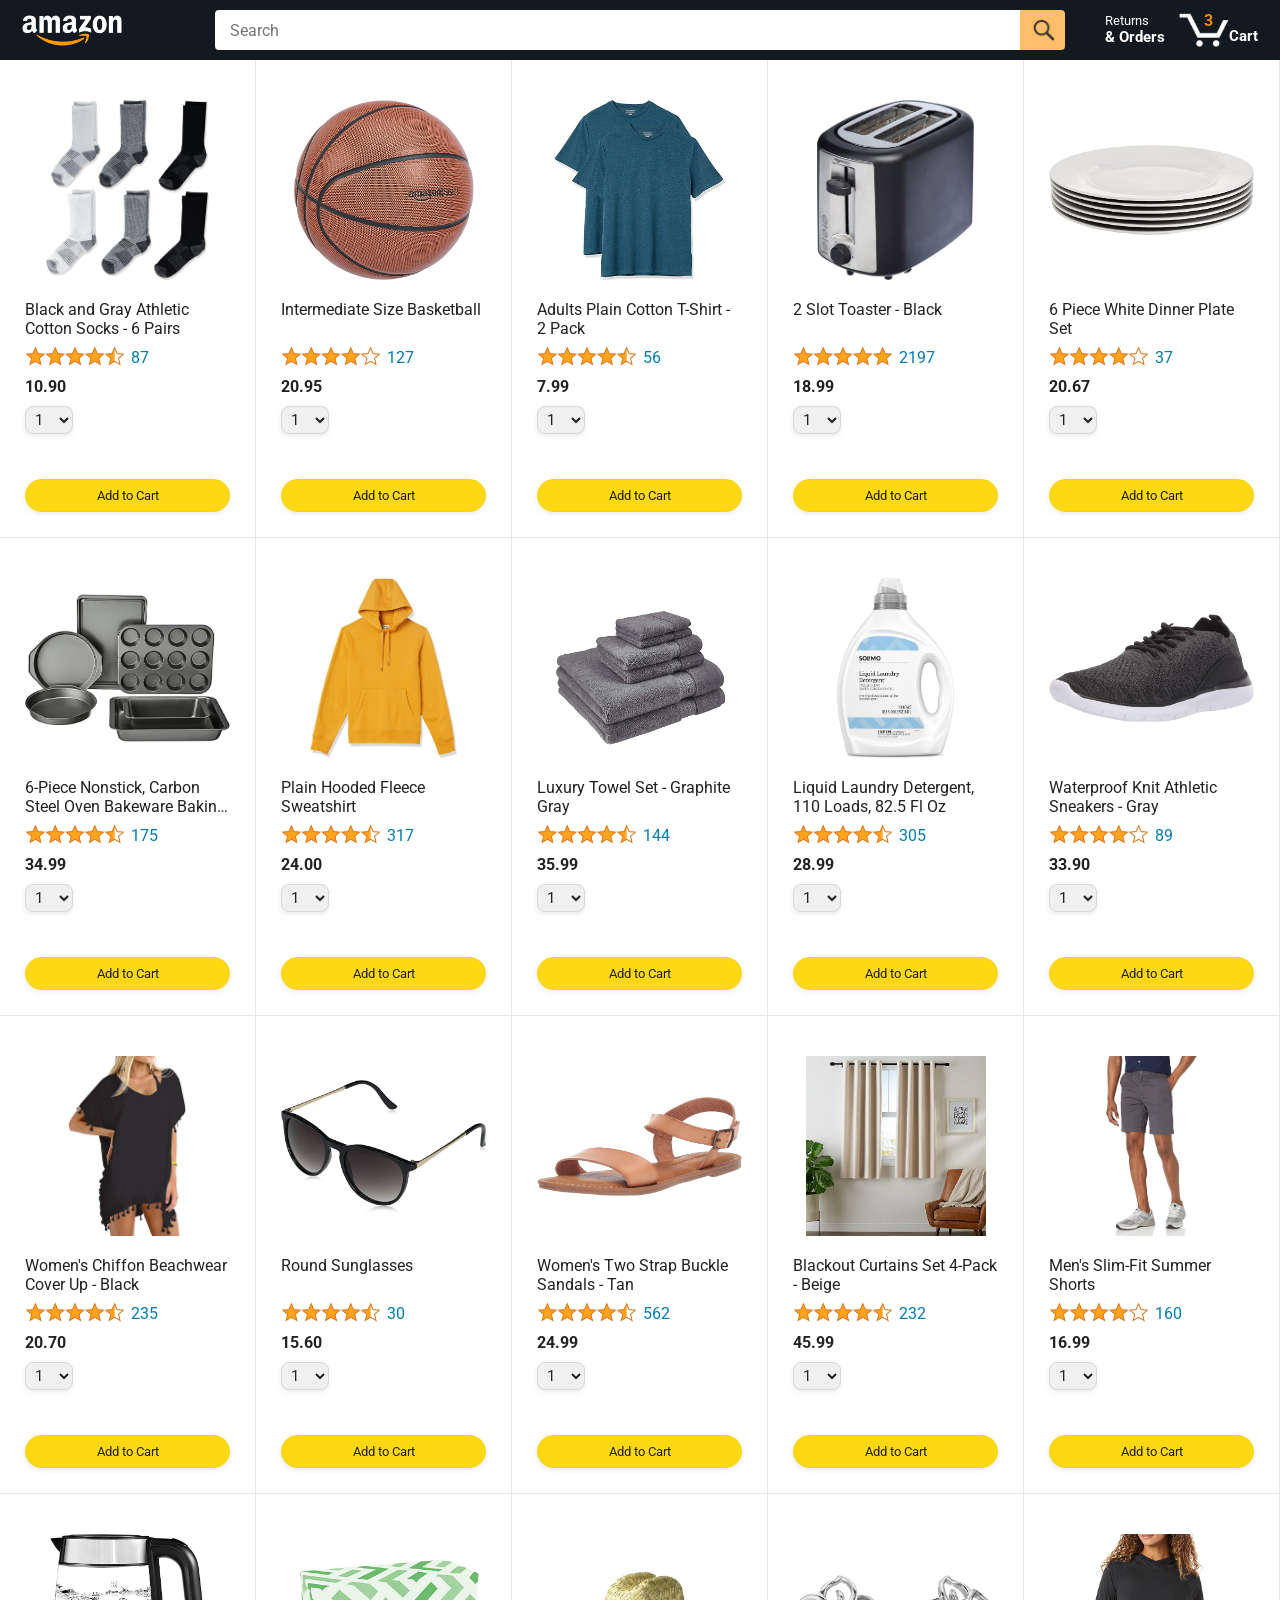
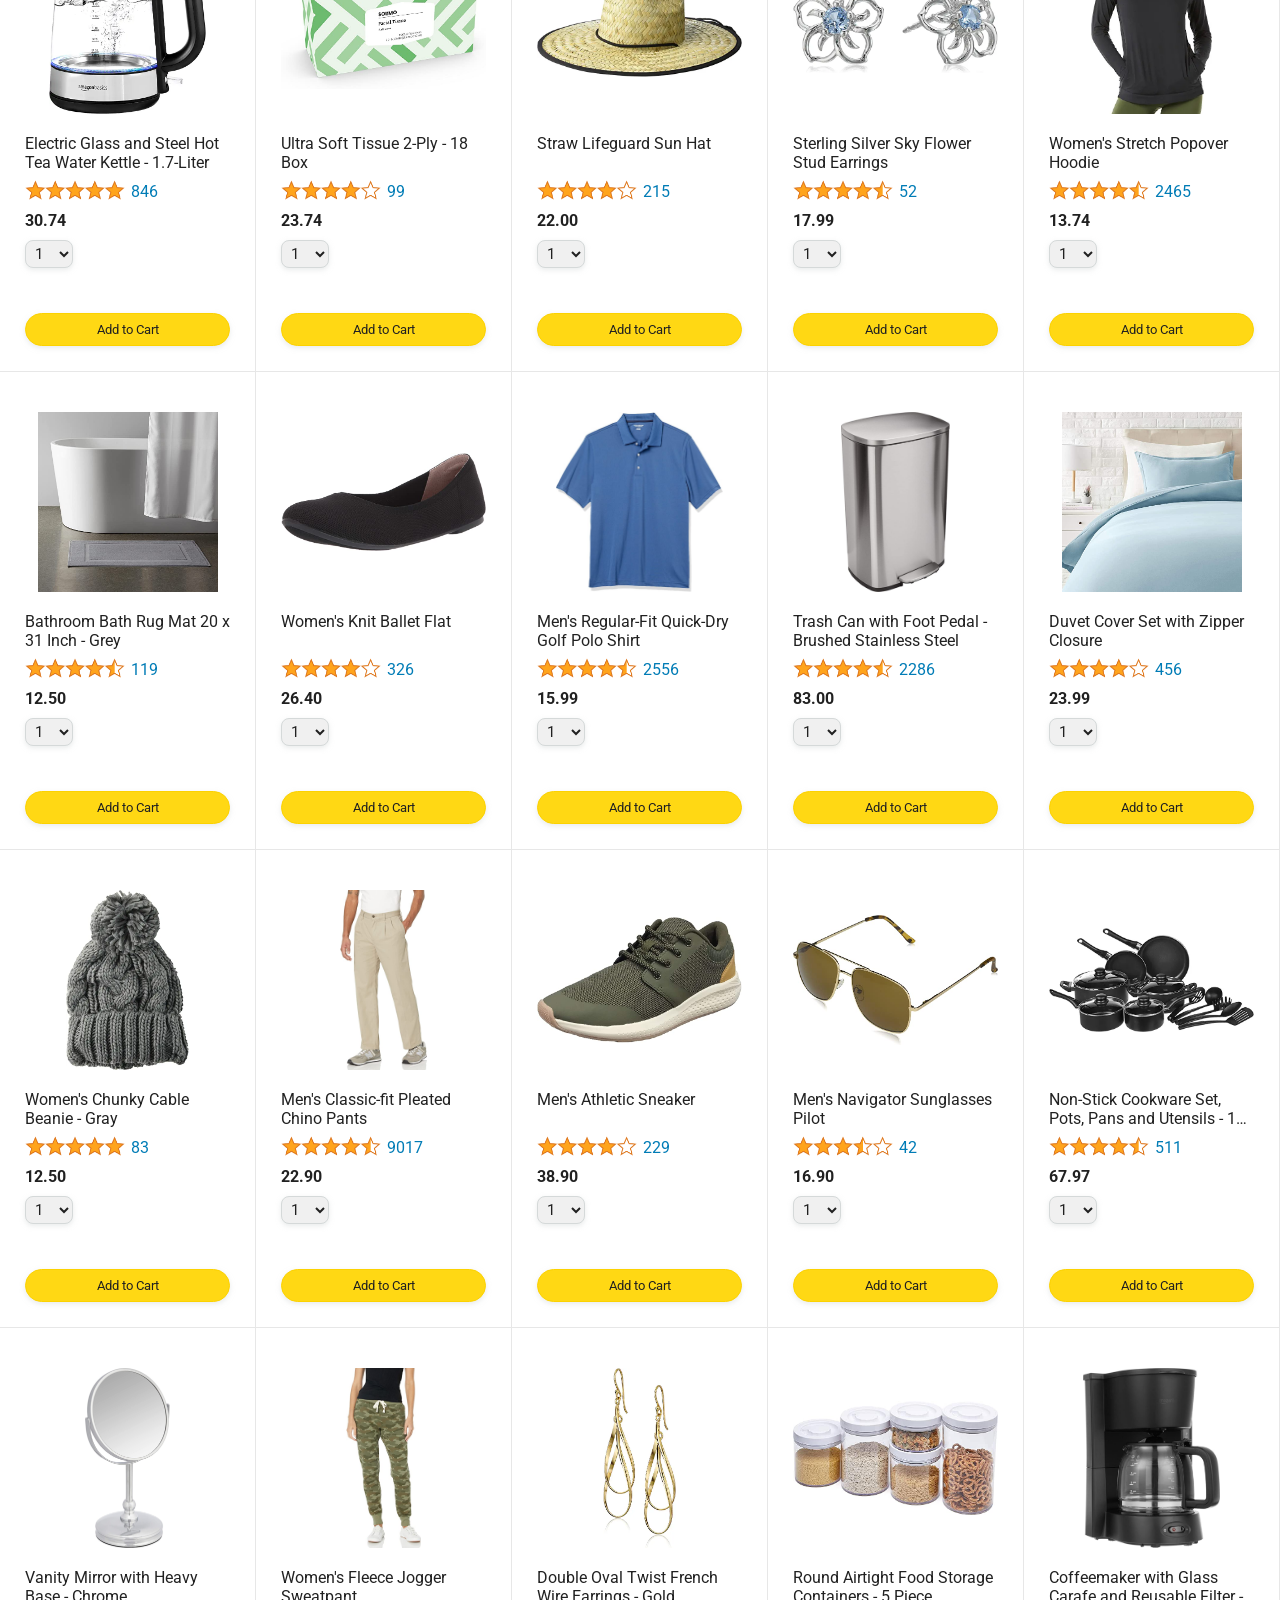
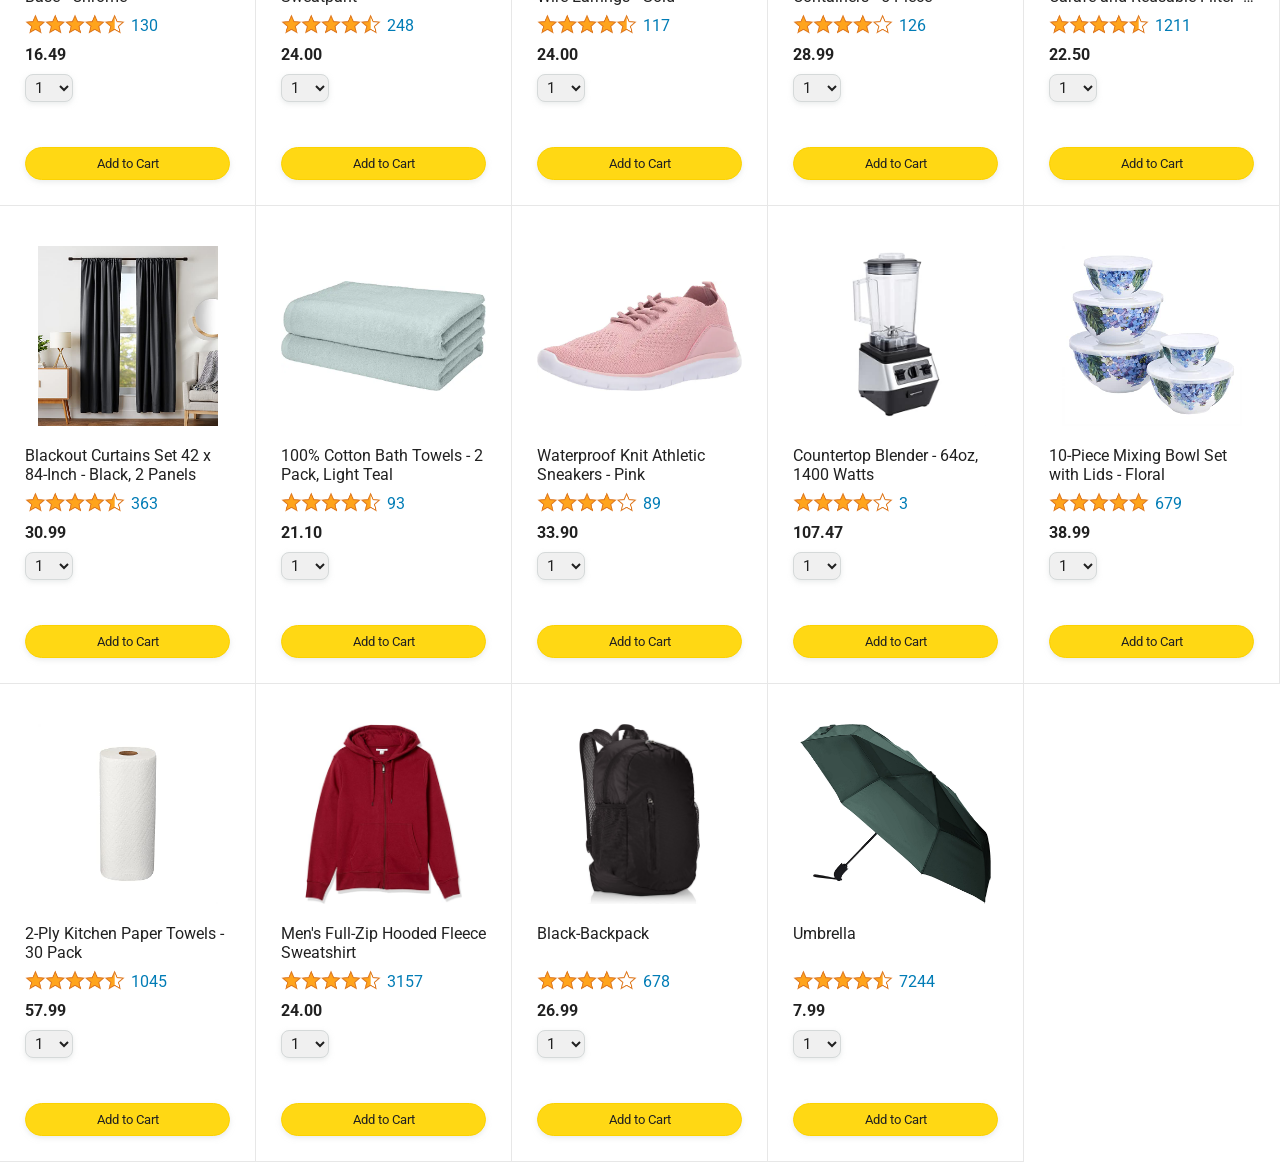
<file: index.html>
<!DOCTYPE html>
<html>
  <head>
    <title>Amazon Project</title>

    <!-- This code is needed for responsive design to work.
      (Responsive design = make the website look good on
      smaller screen sizes like a phone or a tablet). -->
    <meta name="viewport" content="width=device-width, initial-scale=1">

    <!-- Load a font called Roboto from Google Fonts. -->
    <link rel="preconnect" href="https://fonts.googleapis.com">
    <link rel="preconnect" href="https://fonts.gstatic.com" crossorigin>
    <link href="https://fonts.googleapis.com/css2?family=Roboto:wght@400;500;700&display=swap" rel="stylesheet">

    <!-- Here are the CSS files for this page. -->
    <link rel="stylesheet" href="styles/shared/general.css">
    <link rel="stylesheet" href="styles/shared/amazon-header.css">
    <link rel="stylesheet" href="styles/pages/amazon.css">
  </head>
  <body>
    <div class="amazon-header">
      <div class="amazon-header-left-section">
        <a href="index.html" class="header-link">
          <img class="amazon-logo"
            src="images/amazon-logo-white.png">
          <img class="amazon-mobile-logo"
            src="images/amazon-mobile-logo-white.png">
        </a>
      </div>

      <div class="amazon-header-middle-section">
        <input class="search-bar" type="text" placeholder="Search">

        <button class="search-button">
          <img class="search-icon" src="images/icons/search-icon.png">
        </button>
      </div>

      <div class="amazon-header-right-section">
        <a class="orders-link header-link" href="orders.html">
          <span class="returns-text">Returns</span>
          <span class="orders-text">& Orders</span>
        </a>

        <a class="cart-link header-link" href="checkout.html">
          <img class="cart-icon" src="images/icons/cart-icon.png">
          <div class="cart-quantity js-cart-quantity"></div>
          <div class="cart-text">Cart</div>
        </a>
      </div>
    </div>
    
    <div class="main">
      <div class="products-grid js-products-grid">
      </div>
    </div>
    
   
    <script type="module" src="scripts/amazon.js"></script>
  </body>
</html>
</file>
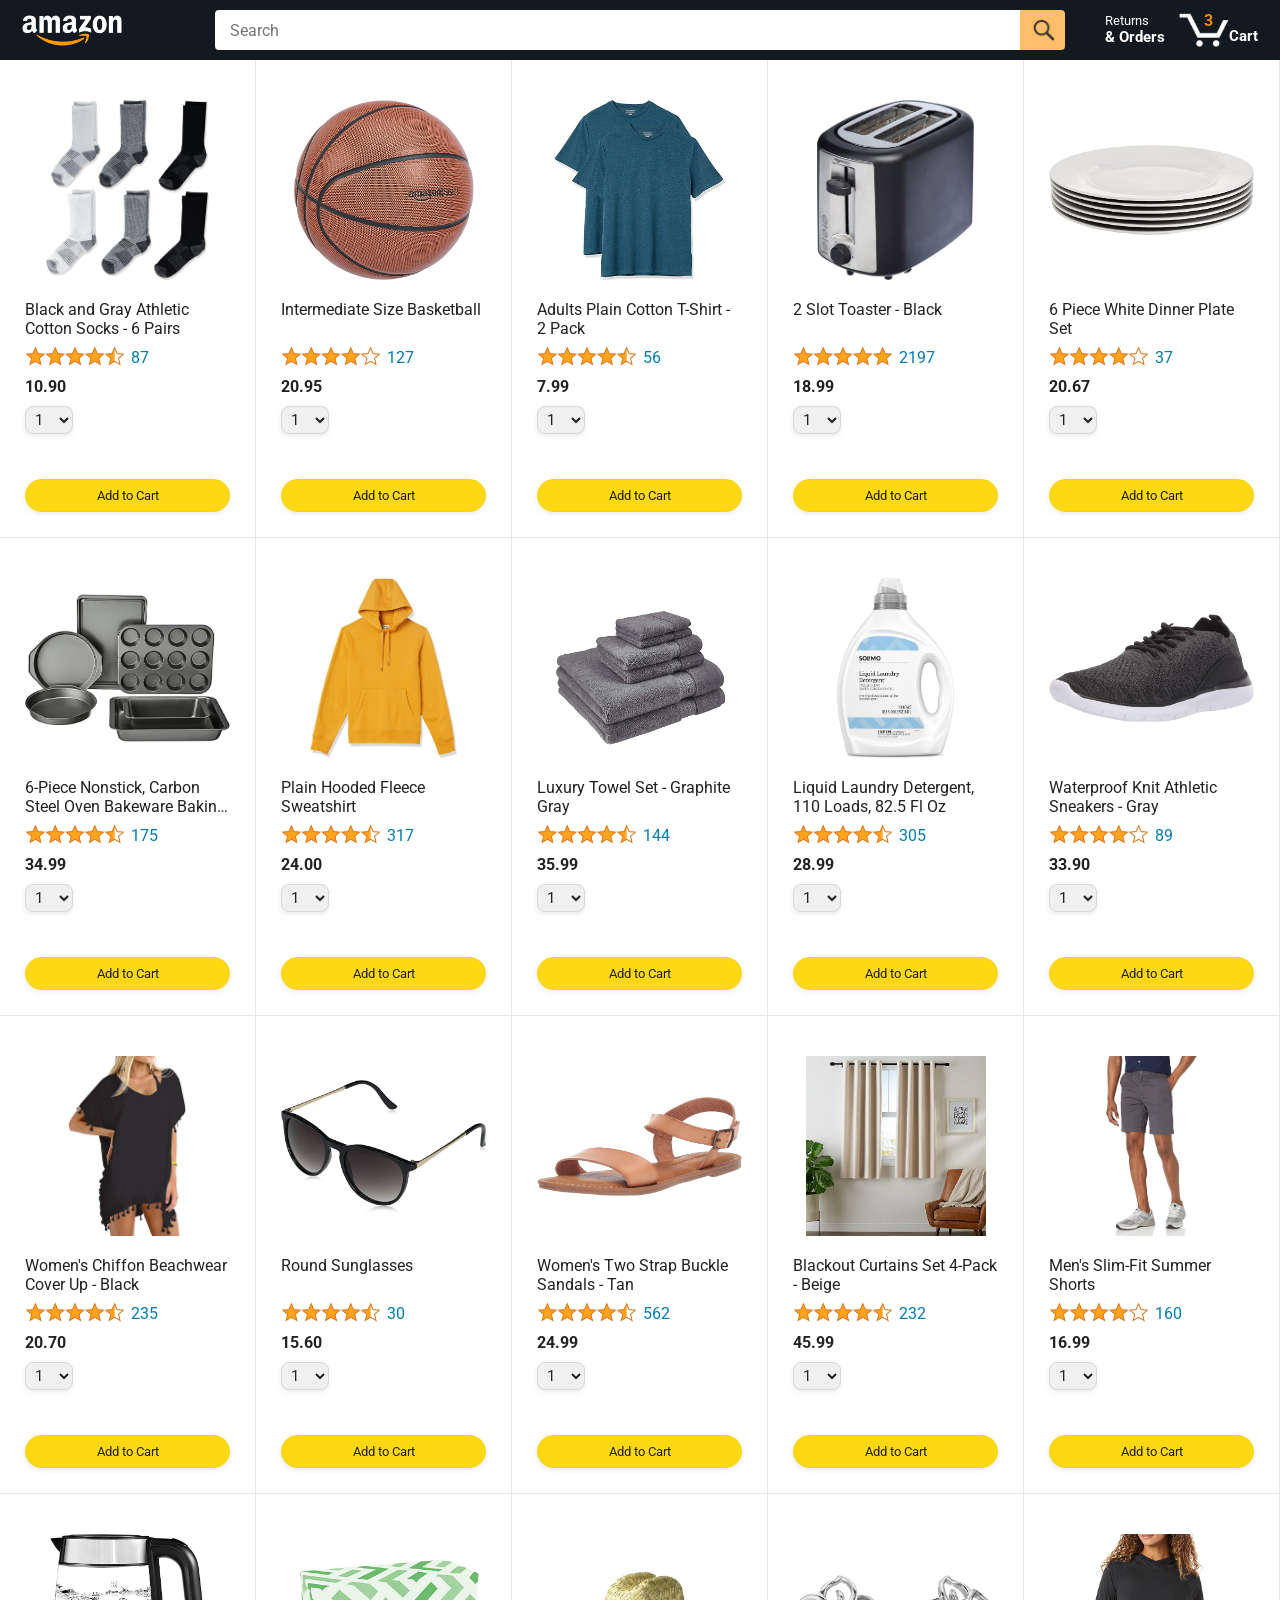
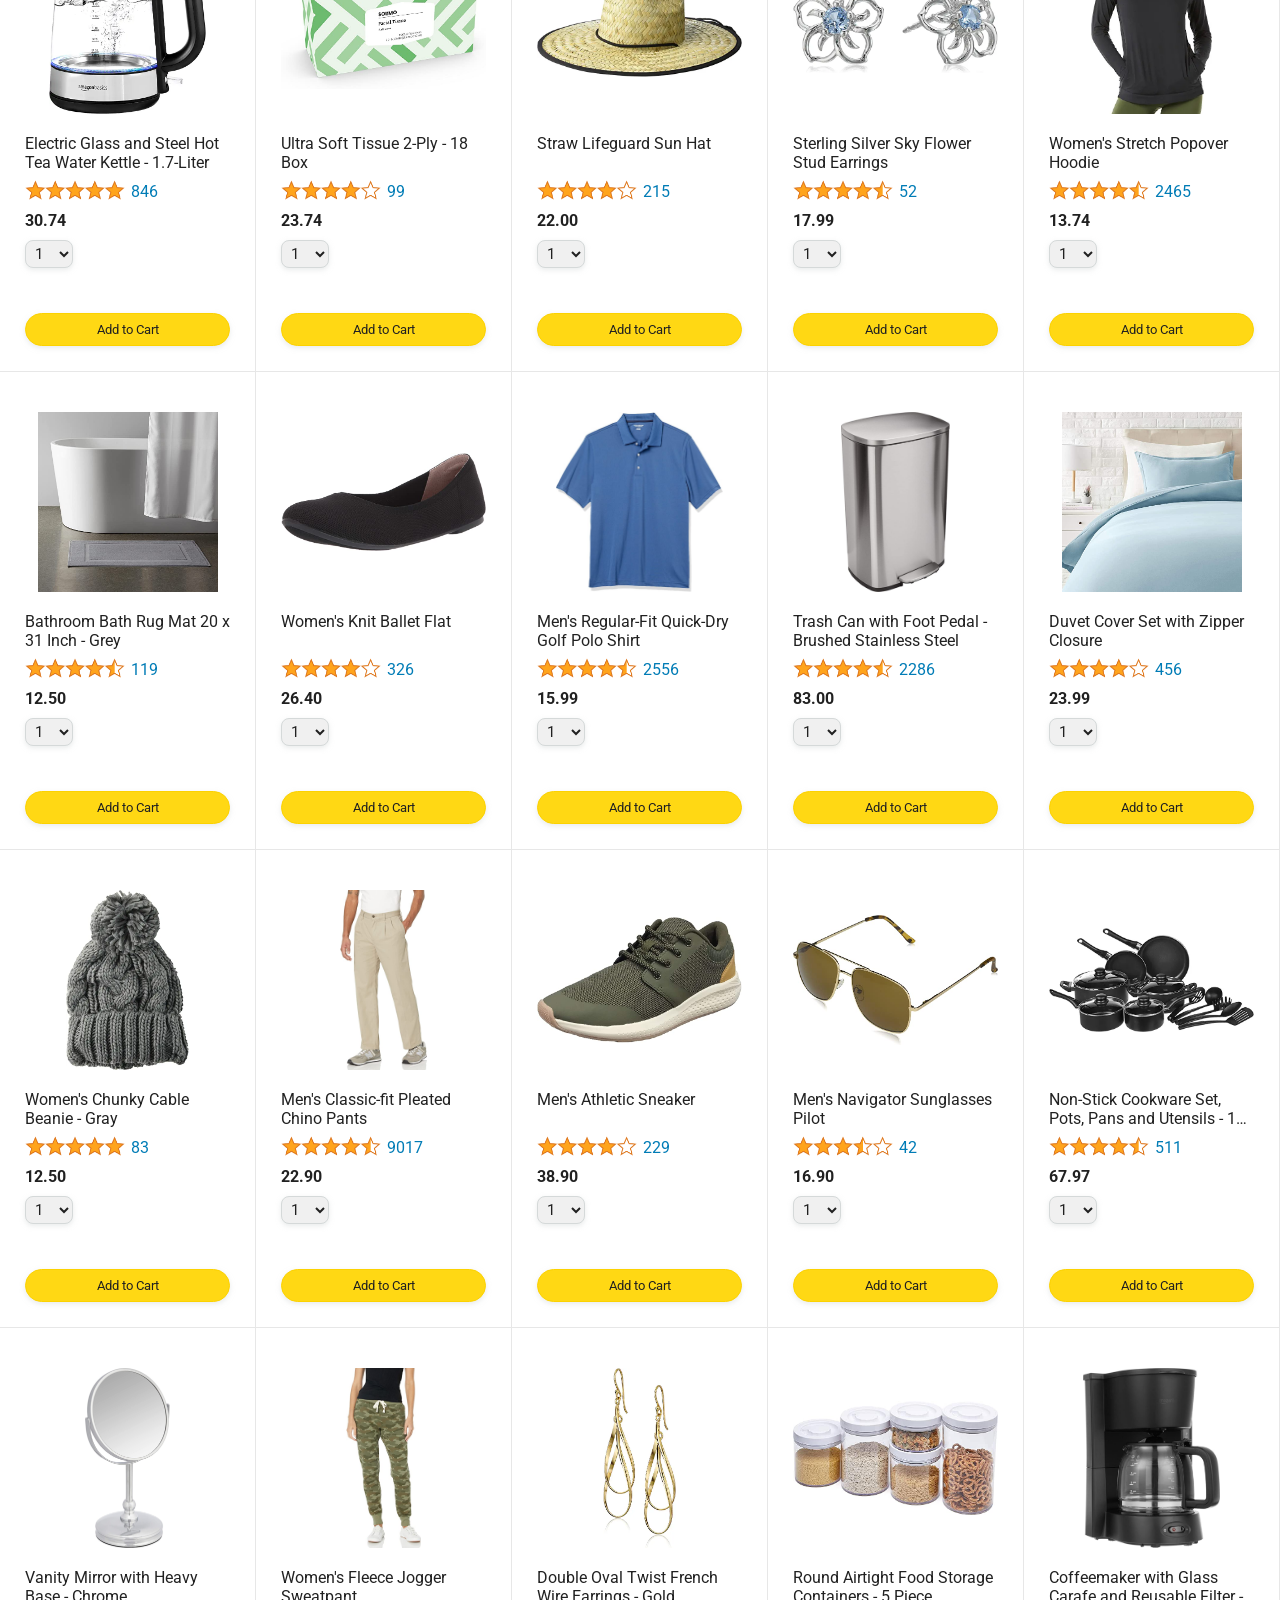
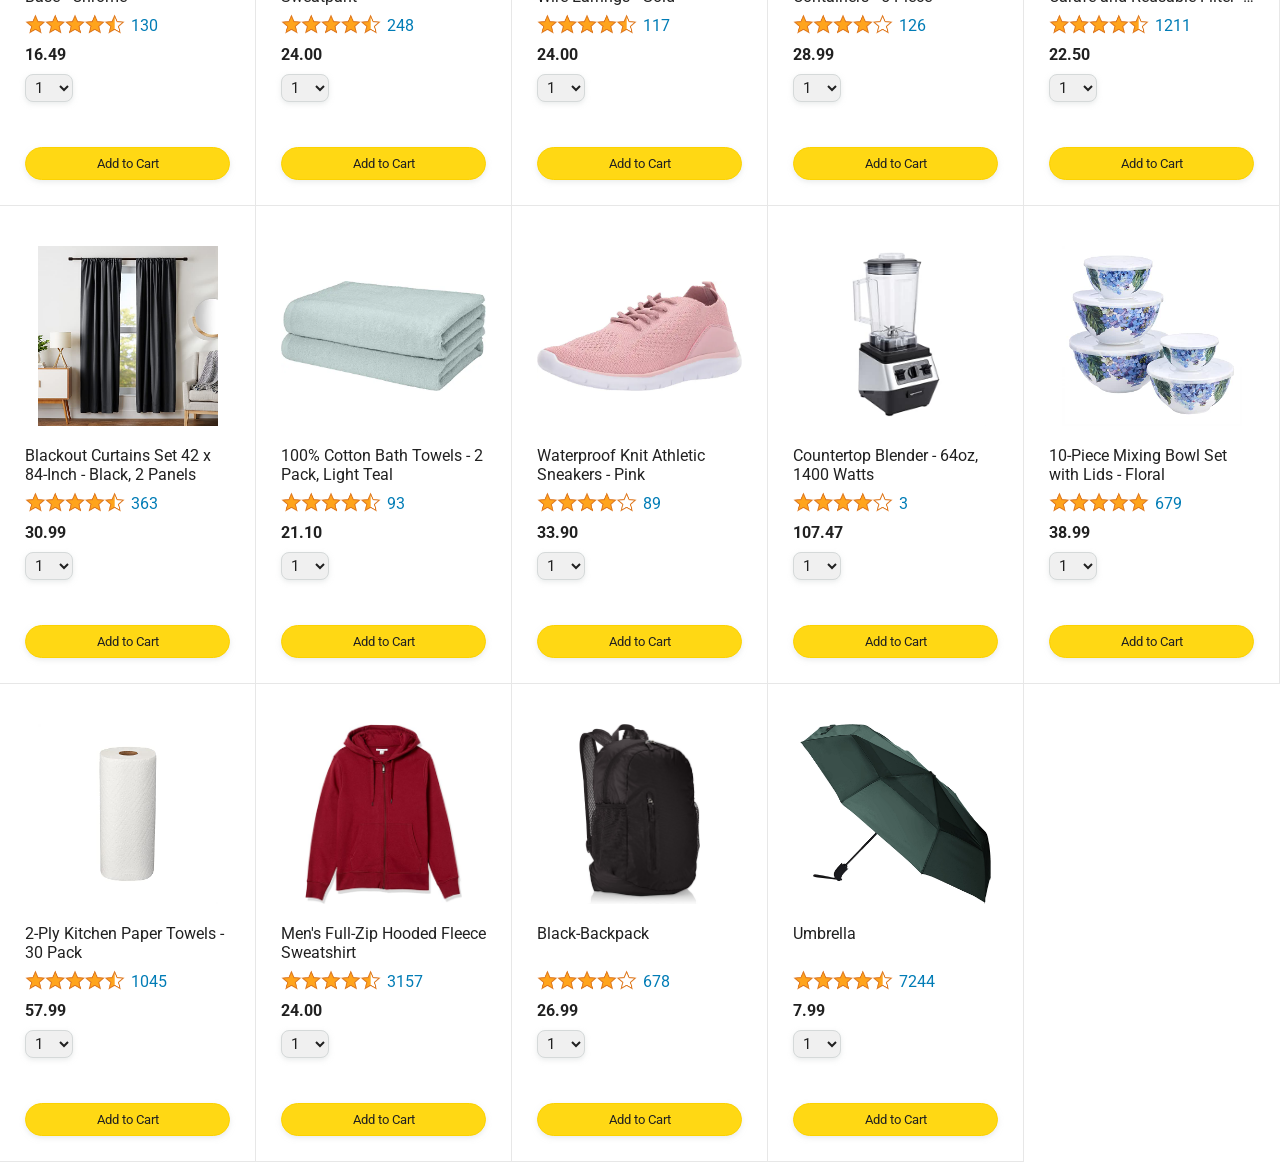
<file: amazon.html>
<!DOCTYPE html>
<html>
  <head>
    <title>Amazon Project</title>

    <!-- This code is needed for responsive design to work.
      (Responsive design = make the website look good on
      smaller screen sizes like a phone or a tablet). -->
    <meta name="viewport" content="width=device-width, initial-scale=1">

    <!-- Load a font called Roboto from Google Fonts. -->
    <link rel="preconnect" href="https://fonts.googleapis.com">
    <link rel="preconnect" href="https://fonts.gstatic.com" crossorigin>
    <link href="https://fonts.googleapis.com/css2?family=Roboto:wght@400;500;700&display=swap" rel="stylesheet">

    <!-- Here are the CSS files for this page. -->
    <link rel="stylesheet" href="styles/shared/general.css">
    <link rel="stylesheet" href="styles/shared/amazon-header.css">
    <link rel="stylesheet" href="styles/pages/amazon.css">
  </head>
  <body>
    <div class="amazon-header">
      <div class="amazon-header-left-section">
        <a href="amazon.html" class="header-link">
          <img class="amazon-logo"
            src="images/amazon-logo-white.png">
          <img class="amazon-mobile-logo"
            src="images/amazon-mobile-logo-white.png">
        </a>
      </div>

      <div class="amazon-header-middle-section">
        <input class="search-bar" type="text" placeholder="Search">

        <button class="search-button">
          <img class="search-icon" src="images/icons/search-icon.png">
        </button>
      </div>

      <div class="amazon-header-right-section">
        <a class="orders-link header-link" href="orders.html">
          <span class="returns-text">Returns</span>
          <span class="orders-text">& Orders</span>
        </a>

        <a class="cart-link header-link" href="checkout.html">
          <img class="cart-icon" src="images/icons/cart-icon.png">
          <div class="cart-quantity js-cart-quantity"></div>
          <div class="cart-text">Cart</div>
        </a>
      </div>
    </div>
    
    <div class="main">
      <div class="products-grid js-products-grid">
      </div>
    </div>
    
   
    <script type="module" src="scripts/amazon.js"></script>
  </body>
</html>
</file>
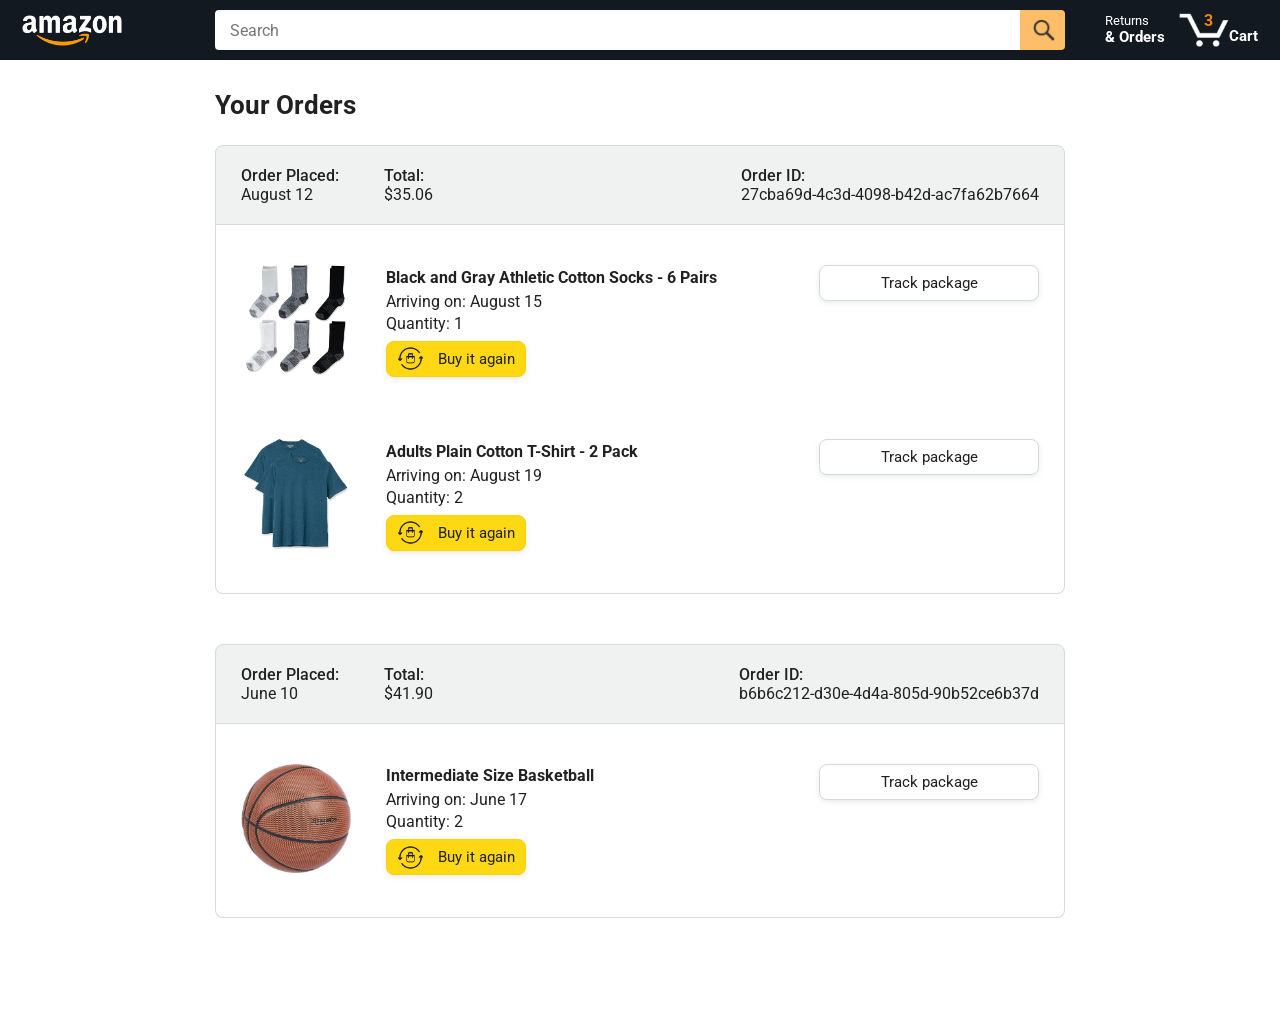
<file: orders.html>
<!DOCTYPE html>
<html>
  <head>
    <title>Orders</title>

    <!-- This code is needed for responsive design to work.
      (Responsive design = make the website look good on
      smaller screen sizes like a phone or a tablet). -->
    <meta name="viewport" content="width=device-width, initial-scale=1">

    <!-- Load a font called Roboto from Google Fonts. -->
    <link rel="preconnect" href="https://fonts.googleapis.com">
    <link rel="preconnect" href="https://fonts.gstatic.com" crossorigin>
    <link href="https://fonts.googleapis.com/css2?family=Roboto:wght@400;500;700&display=swap" rel="stylesheet">

    <!-- Here are the CSS files for this page. -->
    <link rel="stylesheet" href="styles/shared/general.css">
    <link rel="stylesheet" href="styles/shared/amazon-header.css">
    <link rel="stylesheet" href="styles/pages/orders.css">
  </head>
  <body>
    <div class="amazon-header">
      <div class="amazon-header-left-section">
        <a href="index.html" class="header-link">
          <img class="amazon-logo"
            src="images/amazon-logo-white.png">
          <img class="amazon-mobile-logo"
            src="images/amazon-mobile-logo-white.png">
        </a>
      </div>

      <div class="amazon-header-middle-section">
        <input class="search-bar" type="text" placeholder="Search">

        <button class="search-button">
          <img class="search-icon" src="images/icons/search-icon.png">
        </button>
      </div>

      <div class="amazon-header-right-section">
        <a class="orders-link header-link" href="orders.html">
          <span class="returns-text">Returns</span>
          <span class="orders-text">& Orders</span>
        </a>

        <a class="cart-link header-link" href="checkout.html">
          <img class="cart-icon" src="images/icons/cart-icon.png">
          <div class="cart-quantity">3</div>
          <div class="cart-text">Cart</div>
        </a>
      </div>
    </div>

    <div class="main">
      <div class="page-title">Your Orders</div>

      <div class="orders-grid">
        <div class="order-container">
          
          <div class="order-header">
            <div class="order-header-left-section">
              <div class="order-date">
                <div class="order-header-label">Order Placed:</div>
                <div>August 12</div>
              </div>
              <div class="order-total">
                <div class="order-header-label">Total:</div>
                <div>$35.06</div>
              </div>
            </div>

            <div class="order-header-right-section">
              <div class="order-header-label">Order ID:</div>
              <div>27cba69d-4c3d-4098-b42d-ac7fa62b7664</div>
            </div>
          </div>

          <div class="order-details-grid">
            <div class="product-image-container">
              <img src="images/products/athletic-cotton-socks-6-pairs.jpg">
            </div>

            <div class="product-details">
              <div class="product-name">
                Black and Gray Athletic Cotton Socks - 6 Pairs
              </div>
              <div class="product-delivery-date">
                Arriving on: August 15
              </div>
              <div class="product-quantity">
                Quantity: 1
              </div>
              <button class="buy-again-button button-primary">
                <img class="buy-again-icon" src="images/icons/buy-again.png">
                <span class="buy-again-message">Buy it again</span>
              </button>
            </div>

            <div class="product-actions">
              <a href="tracking.html">
                <button class="track-package-button button-secondary">
                  Track package
                </button>
              </a>
            </div>

            <div class="product-image-container">
              <img src="images/products/adults-plain-cotton-tshirt-2-pack-teal.jpg">
            </div>

            <div class="product-details">
              <div class="product-name">
                Adults Plain Cotton T-Shirt - 2 Pack
              </div>
              <div class="product-delivery-date">
                Arriving on: August 19
              </div>
              <div class="product-quantity">
                Quantity: 2
              </div>
              <button class="buy-again-button button-primary">
                <img class="buy-again-icon" src="images/icons/buy-again.png">
                <span class="buy-again-message">Buy it again</span>
              </button>
            </div>

            <div class="product-actions">
              <a href="tracking.html">
                <button class="track-package-button button-secondary">
                  Track package
                </button>
              </a>
            </div>
          </div>
        </div>

        <div class="order-container">

          <div class="order-header">
            <div class="order-header-left-section">
              <div class="order-date">
                <div class="order-header-label">Order Placed:</div>
                <div>June 10</div>
              </div>
              <div class="order-total">
                <div class="order-header-label">Total:</div>
                <div>$41.90</div>
              </div>
            </div>

            <div class="order-header-right-section">
              <div class="order-header-label">Order ID:</div>
              <div>b6b6c212-d30e-4d4a-805d-90b52ce6b37d</div>
            </div>
          </div>

          <div class="order-details-grid">
            <div class="product-image-container">
              <img src="images/products/intermediate-composite-basketball.jpg">
            </div>

            <div class="product-details">
              <div class="product-name">
                Intermediate Size Basketball
              </div>
              <div class="product-delivery-date">
                Arriving on: June 17
              </div>
              <div class="product-quantity">
                Quantity: 2
              </div>
              <button class="buy-again-button button-primary">
                <img class="buy-again-icon" src="images/icons/buy-again.png">
                <span class="buy-again-message">Buy it again</span>
              </button>
            </div>

            <div class="product-actions">
              <a href="tracking.html">
                <button class="track-package-button button-secondary">
                  Track package
                </button>
              </a>
            </div>
          </div>
        </div>
      </div>
    </div>
  </body>
</html>
</file>
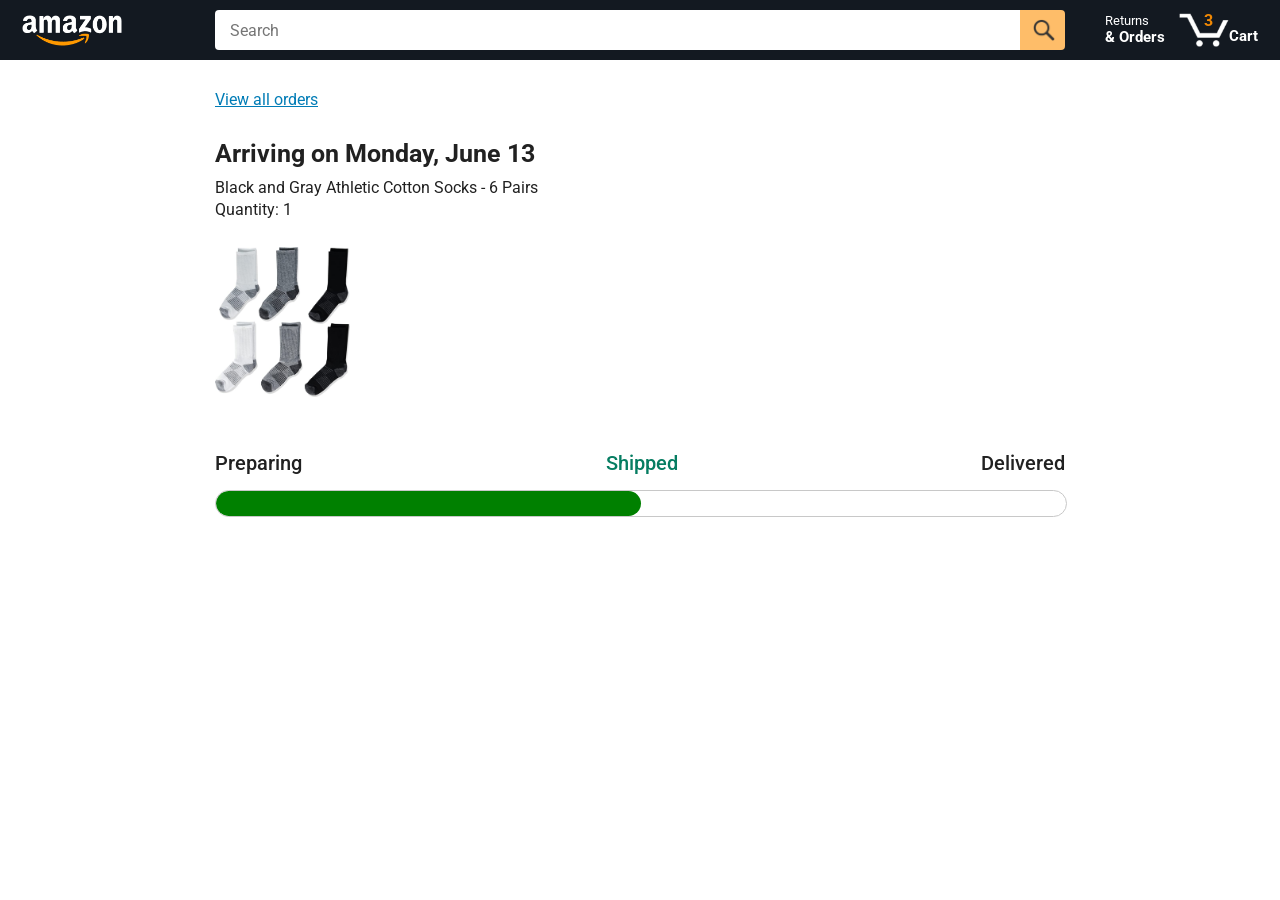
<file: tracking.html>
<!DOCTYPE html>
<html>
  <head>
    <title>Tracking</title>

    <!-- This code is needed for responsive design to work.
      (Responsive design = make the website look good on
      smaller screen sizes like a phone or a tablet). -->
    <meta name="viewport" content="width=device-width, initial-scale=1">

    <!-- Load a font called Roboto from Google Fonts. -->
    <link rel="preconnect" href="https://fonts.googleapis.com">
    <link rel="preconnect" href="https://fonts.gstatic.com" crossorigin>
    <link href="https://fonts.googleapis.com/css2?family=Roboto:wght@400;500;700&display=swap" rel="stylesheet">

    <!-- Here are the CSS files for this page. -->
    <link rel="stylesheet" href="styles/shared/general.css">
    <link rel="stylesheet" href="styles/shared/amazon-header.css">
    <link rel="stylesheet" href="styles/pages/tracking.css">
  </head>
  <body>
    <div class="amazon-header">
      <div class="amazon-header-left-section">
        <a href="index.html" class="header-link">
          <img class="amazon-logo"
            src="images/amazon-logo-white.png">
          <img class="amazon-mobile-logo"
            src="images/amazon-mobile-logo-white.png">
        </a>
      </div>

      <div class="amazon-header-middle-section">
        <input class="search-bar" type="text" placeholder="Search">

        <button class="search-button">
          <img class="search-icon" src="images/icons/search-icon.png">
        </button>
      </div>

      <div class="amazon-header-right-section">
        <a class="orders-link header-link" href="orders.html">
          <span class="returns-text">Returns</span>
          <span class="orders-text">& Orders</span>
        </a>

        <a class="cart-link header-link" href="checkout.html">
          <img class="cart-icon" src="images/icons/cart-icon.png">
          <div class="cart-quantity">3</div>
          <div class="cart-text">Cart</div>
        </a>
      </div>
    </div>

    <div class="main">
      <div class="order-tracking">
        <a class="back-to-orders-link link-primary" href="orders.html">
          View all orders
        </a>

        <div class="delivery-date">
          Arriving on Monday, June 13
        </div>

        <div class="product-info">
          Black and Gray Athletic Cotton Socks - 6 Pairs
        </div>

        <div class="product-info">
          Quantity: 1
        </div>

        <img class="product-image" src="images/products/athletic-cotton-socks-6-pairs.jpg">

        <div class="progress-labels-container">
          <div class="progress-label">
            Preparing
          </div>
          <div class="progress-label current-status">
            Shipped
          </div>
          <div class="progress-label">
            Delivered
          </div>
        </div>

        <div class="progress-bar-container">
          <div class="progress-bar"></div>
        </div>
      </div>
    </div>
  </body>
</html>
</file>
<file: styles/shared/general.css>
body {
  font-family: Roboto, Arial;
  color: rgb(33, 33, 33);
  /* The <body> element has a default margin of 8px
     on all sides. This removes the default margins. */
  margin: 0;
}

/* <p> elements have a default margin on the top
   and bottom. This removes the default margins. */
p {
  margin: 0;
}

button {
  cursor: pointer;
}

select {
  cursor: pointer;
}

input, select, button {
  font-family: Roboto, Arial;
}

.button-primary {
  color: rgb(33, 33, 33);
  background-color: rgb(255, 216, 20);
  border: 1px solid rgb(252, 210, 0);
  border-radius: 8px;
  cursor: pointer;
  box-shadow: 0 2px 5px rgba(213, 217, 217, 0.5);
}

.button-primary:hover {
  background-color: rgb(247, 202, 0);
  border: 1px solid rgb(242, 194, 0);
}

.button-primary:active {
  background: rgb(255, 216, 20);
  border-color: rgb(252, 210, 0);
  box-shadow: none;
}

.button-secondary {
  color: rgb(33, 33, 33);
  background: white;
  border: 1px solid rgb(213, 217, 217);
  border-radius: 8px;
  cursor: pointer;
  box-shadow: 0 2px 5px rgba(213, 217, 217, 0.5);
}

.button-secondary:hover {
  background-color: rgb(247, 250, 250);
}

.button-secondary:active {
  background-color: rgb(237, 253, 255);
  box-shadow: none;
}

/* These styles will limit text to 2 lines. Anything
   beyond 2 lines will be replaced with "..."
   You can find this code by using an A.I. tool or by
   searching in Google.
   https://css-tricks.com/almanac/properties/l/line-clamp/ */
.limit-text-to-2-lines {
  display: -webkit-box;
  -webkit-line-clamp: 2;
  -webkit-box-orient: vertical;
  overflow: hidden;
}

.link-primary {
  color: rgb(1, 124, 182);
  cursor: pointer;
}

.link-primary:hover {
  color: rgb(196, 80, 0);
}

/* Styles for dropdown selectors. */
select {
  color: rgb(33, 33, 33);
  background-color: rgb(240, 240, 240);
  border: 1px solid rgb(213, 217, 217);
  border-radius: 8px;
  padding: 3px 5px;
  font-size: 15px;
  cursor: pointer;
  box-shadow: 0 2px 5px rgba(213, 217, 217, 0.5);
}

select:focus,
input:focus {
  outline: 2px solid rgb(255, 153, 0);
}
</file>
<file: styles/shared/amazon-header.css>
.amazon-header {
  background-color: rgb(19, 25, 33);
  color: white;
  padding-left: 15px;
  padding-right: 15px;

  display: flex;
  align-items: center;
  justify-content: space-between;

  position: fixed;
  top: 0;
  left: 0;
  right: 0;
  height: 60px;
}

.amazon-header-left-section {
  width: 180px;
}

@media (max-width: 800px) {
  .amazon-header-left-section {
    width: unset;
  }
}

.header-link {
  display: inline-block;
  padding: 6px;
  border-radius: 2px;
  cursor: pointer;
  text-decoration: none;
  border: 1px solid rgba(0, 0, 0, 0);
}

.header-link:hover {
  border: 1px solid white;
}

.amazon-logo {
  width: 100px;
  margin-top: 5px;
}

.amazon-mobile-logo {
  display: none;
}

@media (max-width: 575px) {
  .amazon-logo {
    display: none;
  }

  .amazon-mobile-logo {
    display: block;
    height: 35px;
    margin-top: 5px;
  }
}

.amazon-header-middle-section {
  flex: 1;
  max-width: 850px;
  margin-left: 10px;
  margin-right: 10px;
  display: flex;
}

.search-bar {
  flex: 1;
  width: 0;
  font-size: 16px;
  height: 38px;
  padding-left: 15px;
  border: none;
  border-top-left-radius: 4px;
  border-bottom-left-radius: 4px;
  border-top-right-radius: 0;
  border-bottom-right-radius: 0;
}

.search-button {
  background-color: rgb(254, 189, 105);
  border: none;
  width: 45px;
  height: 40px;
  border-top-right-radius: 4px;
  border-bottom-right-radius: 4px;
  flex-shrink: 0;
}

.search-icon {
  height: 22px;
  margin-left: 2px;
  margin-top: 3px;
}

.amazon-header-right-section {
  width: 180px;
  flex-shrink: 0;
  display: flex;
  justify-content: end;
}

.orders-link {
  color: white;
}

.returns-text {
  display: block;
  font-size: 13px;
}

.orders-text {
  display: block;
  font-size: 15px;
  font-weight: 700;
}

.cart-link {
  color: white;
  display: flex;
  align-items: center;
  position: relative;
}

.cart-icon {
  width: 50px;
}

.cart-text {
  margin-top: 12px;
  font-size: 15px;
  font-weight: 700;
}

.cart-quantity {
  color: rgb(240, 136, 4);
  font-size: 16px;
  font-weight: 700;

  position: absolute;
  top: 4px;
  left: 22px;
  
  width: 26px;
  text-align: center;
}
</file>
<file: styles/pages/amazon.css>
.main {
  margin-top: 60px;
}

.products-grid {
  display: grid;

  /* - In CSS Grid, 1fr means a column will take up the
       remaining space in the grid.
     - If we write 1fr 1fr ... 1fr; 8 times, this will
       divide the grid into 8 columns, each taking up an
       equal amount of the space.
     - repeat(8, 1fr); is a shortcut for repeating "1fr"
       8 times (instead of typing out "1fr" 8 times).
       repeat(...) is a special property that works with
       display: grid; */
  grid-template-columns: repeat(8, 1fr);
}

/* @media is used to create responsive design (making the
   website look good on any screen size). This @media
   means when the screen width is 2000px or less, we
   will divide the grid into 7 columns instead of 8. */
@media (max-width: 2000px) {
  .products-grid {
    grid-template-columns: repeat(7, 1fr);
  }
}

/* This @media means when the screen width is 1600px or
   less, we will divide the grid into 6 columns. */
@media (max-width: 1600px) {
  .products-grid {
    grid-template-columns: repeat(6, 1fr);
  }
}

@media (max-width: 1300px) {
  .products-grid {
    grid-template-columns: repeat(5, 1fr);
  }
}

@media (max-width: 1000px) {
  .products-grid {
    grid-template-columns: repeat(4, 1fr);
  }
}

@media (max-width: 800px) {
  .products-grid {
    grid-template-columns: repeat(3, 1fr);
  }
}

@media (max-width: 575px) {
  .products-grid {
    grid-template-columns: repeat(2, 1fr);
  }
}

@media (max-width: 450px) {
  .products-grid {
    grid-template-columns: 1fr;
  }
}

.product-container {
  padding-top: 40px;
  padding-bottom: 25px;
  padding-left: 25px;
  padding-right: 25px;

  border-right: 1px solid rgb(231, 231, 231);
  border-bottom: 1px solid rgb(231, 231, 231);

  display: flex;
  flex-direction: column;
}

.product-image-container {
  display: flex;
  justify-content: center;
  align-items: center;

  height: 180px;
  margin-bottom: 20px;
}

.product-image {
  /* Images will overflow their container by default. To
    prevent this, we set max-width and max-height to 100%
    so they stay inside their container. */
  max-width: 100%;
  max-height: 100%;
}

.product-name {
  height: 40px;
  margin-bottom: 5px;
}

.product-rating-container {
  display: flex;
  align-items: center;
  margin-bottom: 10px;
}

.product-rating-stars {
  width: 100px;
  margin-right: 6px;
}

.product-rating-count {
  color: rgb(1, 124, 182);
  cursor: pointer;
  margin-top: 3px;
}

.product-price {
  font-weight: 700;
  margin-bottom: 10px;
}

.product-quantity-container {
  margin-bottom: 17px;
}

.product-spacer {
  flex: 1;
}

.added-to-cart {
  color: rgb(6, 125, 98);
  font-size: 16px;

  display: flex;
  align-items: center;
  margin-bottom: 8px;

  /* At first, the "Added to cart" message will
     be invisible. Use JavaScript to change the
     opacity and make it visible. */
  opacity: 0;
}

.added-to-cart img {
  height: 20px;
  margin-right: 5px;
}

.add-to-cart-button {
  width: 100%;
  padding: 8px;
  border-radius: 50px;
}
.js-added-to-cart-visible{
   opacity:1;
}
</file>
<file: styles/pages/orders.css>
.main {
  max-width: 850px;
  margin-top: 90px;
  margin-bottom: 100px;
  padding-left: 20px;
  padding-right: 20px;

  /* margin-left: auto;
     margin-right auto;
     Is a trick for centering an element horizontally
     without needing a container. */
  margin-left: auto;
  margin-right: auto;
}

.page-title {
  font-weight: 700;
  font-size: 26px;
  margin-bottom: 25px;
}

.orders-grid {
  display: grid;
  grid-template-columns: 1fr;
  row-gap: 50px;
}

.order-header {
  background-color: rgb(240, 242, 242);
  border: 1px solid rgb(213, 217, 217);

  display: flex;
  align-items: center;
  justify-content: space-between;

  padding: 20px 25px;
  border-top-left-radius: 8px;
  border-top-right-radius: 8px;
}

.order-header-left-section {
  display: flex;
  flex-shrink: 0;
}

.order-header-label {
  font-weight: 500;
}

.order-date,
.order-total {
  margin-right: 45px;
}

.order-header-right-section {
  flex-shrink: 1;
}

@media (max-width: 575px) {
  .order-header {
    flex-direction: column;
    align-items: start;
    line-height: 23px;
    padding: 15px;
  }

  .order-header-left-section {
    flex-direction: column;
  }

  .order-header-label {
    margin-right: 5px;
  }

  .order-date,
  .order-total {
    display: grid;
    grid-template-columns: auto 1fr;
    margin-right: 0;
  }

  .order-header-right-section {
    display: grid;
    grid-template-columns: auto 1fr;
  }
}

.order-details-grid {
  padding: 40px 25px;
  border: 1px solid rgb(213, 217, 217);
  border-top: none;
  border-bottom-left-radius: 8px;
  border-bottom-right-radius: 8px;

  display: grid;
  grid-template-columns: 110px 1fr 220px;
  column-gap: 35px;
  row-gap: 60px;
  align-items: center;
}

@media (max-width: 800px) {
  .order-details-grid {
    grid-template-columns: 110px 1fr;
    row-gap: 0;
    padding-bottom: 8px;
  }
}

@media (max-width: 450px) {
  .order-details-grid {
    grid-template-columns: 1fr;
  }
}

.product-image-container {
  text-align: center;
}

.product-image-container img {
  max-width: 110px;
  max-height: 110px;
}

.product-name {
  font-weight: 700;
  margin-bottom: 5px;
}

.product-delivery-date {
  margin-bottom: 3px;
}

.product-quantity {
  margin-bottom: 8px;
}

.buy-again-button {
  font-size: 15px;
  width: 140px;
  height: 36px;
  border-radius: 8px;

  display: flex;
  align-items: center;
  justify-content: center;
}

.buy-again-icon {
  width: 25px;
  margin-right: 15px;
}

.product-actions {
  align-self: start;
}

.track-package-button {
  width: 100%;
  font-size: 15px;
  padding: 8px;
}

@media (max-width: 800px) {
  .buy-again-button {
    margin-bottom: 10px;
  }

  .product-actions {
    /* grid-column: 2 means this element will be placed
       in column 2 in the grid. (Normally, the column that
       an element is placed in is determined by the order
       of the elements in the HTML. grid-column overrides
       this default ordering). */
    grid-column: 2;
    margin-bottom: 30px;
  }

  .track-package-button {
    width: 140px;
  }
}

@media (max-width: 450px) {
  .product-image-container {
    text-align: center;
    margin-bottom: 25px;
  }

  .product-image-container img {
    max-width: 150px;
    max-height: 150px;
  }

  .product-name {
    margin-bottom: 10px;
  }

  .product-quantity {
    margin-bottom: 15px;
  }

  .buy-again-button {
    width: 100%;
    margin-bottom: 15px;
  }

  .product-actions {
    /* grid-column: auto; undos grid-column: 2; from above.
       This element will now be placed in its normal column
       in the grid. */
    grid-column: auto;
    margin-bottom: 70px;
  }

  .track-package-button {
    width: 100%;
    padding: 12px;
  }
}
</file>
<file: styles/pages/tracking.css>
.main {
  max-width: 850px;
  margin-top: 90px;
  margin-bottom: 100px;
  padding-left: 30px;
  padding-right: 30px;

  /* margin-left: auto;
     margin-right auto;
     Is a trick for centering an element horizontally
     without needing a container. */
  margin-left: auto;
  margin-right: auto;
}

.back-to-orders-link {
  display: inline-block;
  margin-bottom: 30px;
}

.delivery-date {
  font-size: 25px;
  font-weight: 700;
  margin-bottom: 10px;
}

.product-info {
  margin-bottom: 3px;
}

.product-image {
  max-width: 150px;
  max-height: 150px;
  margin-top: 25px;
  margin-bottom: 50px;
}

.progress-labels-container {
  display: flex;
  justify-content: space-between;
  font-size: 20px;
  font-weight: 500;
  margin-bottom: 15px;
}

.current-status {
  color: rgb(6, 125, 98);
}

@media (max-width: 575px) {
  .progress-labels-container {
    font-size: 16px;
  }
}

@media (max-width: 450px) {
  .progress-labels-container {
    flex-direction: column;
    margin-bottom: 5px;
  }

  .progress-label {
    margin-bottom: 3px;
  }
}

.progress-bar-container {
  height: 25px;
  width: 100%;

  border: 1px solid rgb(200, 200, 200);
  border-radius: 50px;
  overflow: hidden;
}

.progress-bar {
  height: 100%;
  background-color: green;
  border-radius: 50px;
  width: 50%;
}
</file>
